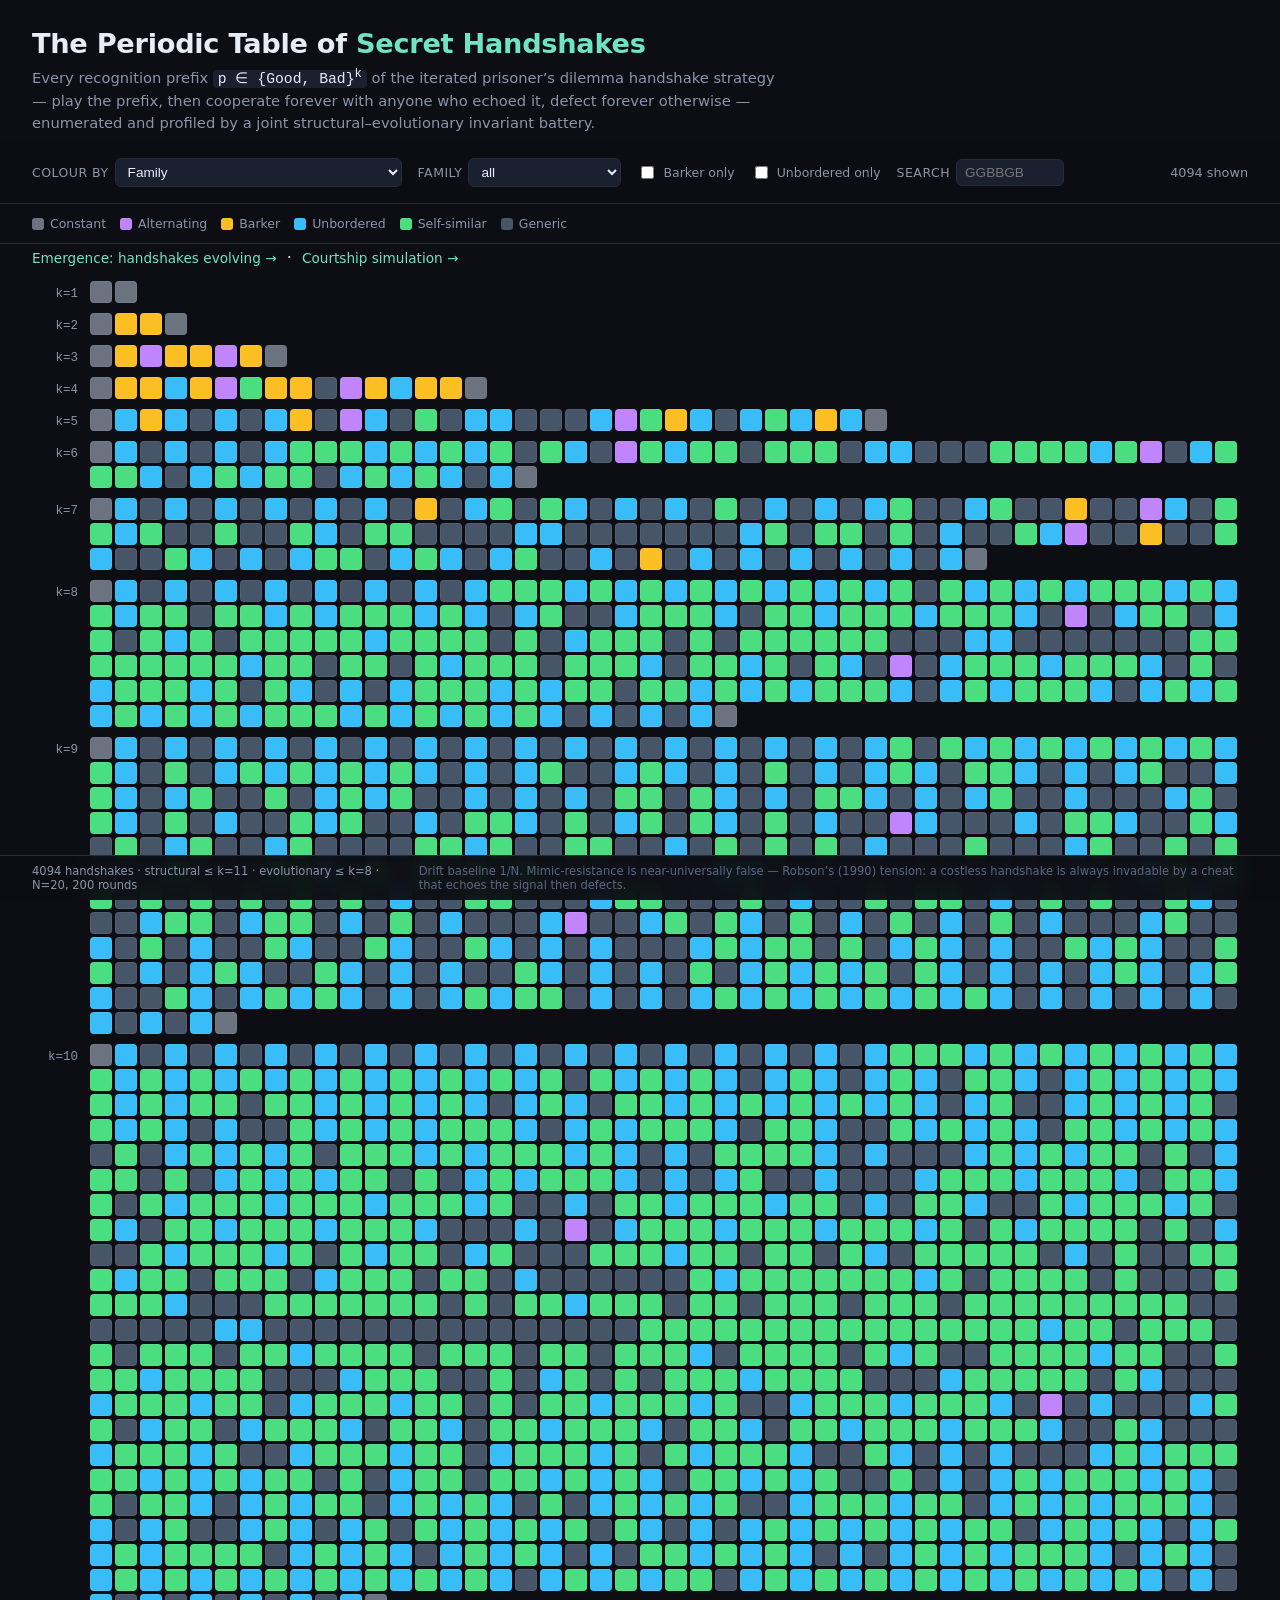
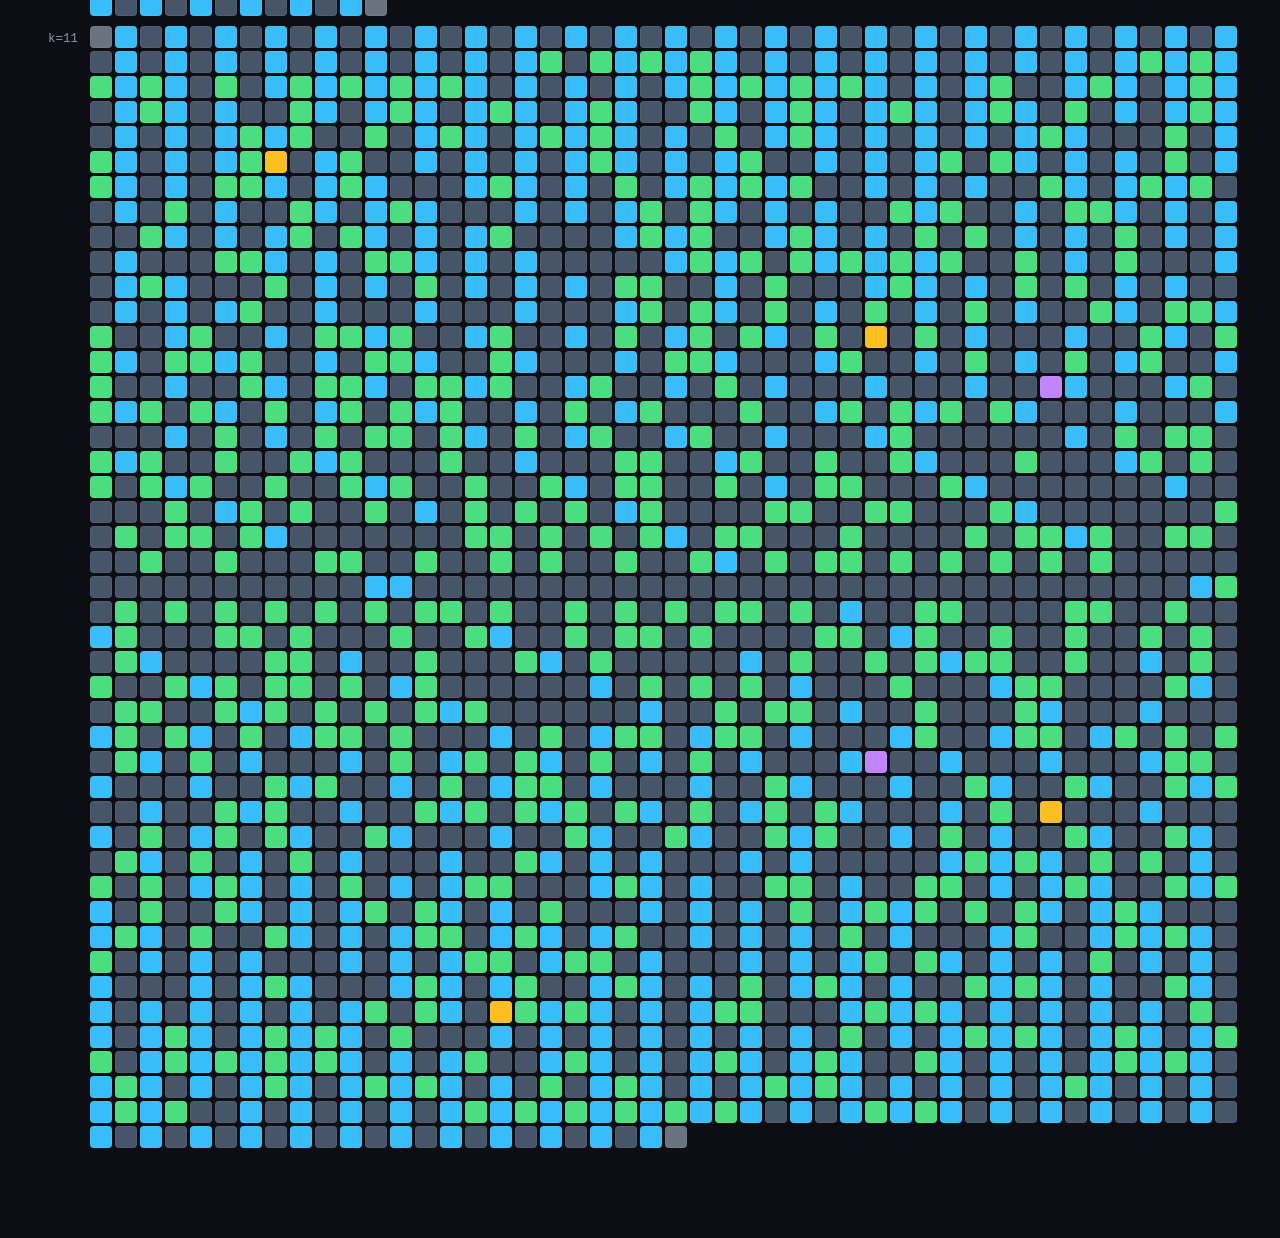
<file: web/index.html>
<!DOCTYPE html>
<html lang="en">
<head>
<meta charset="utf-8" />
<meta name="viewport" content="width=device-width, initial-scale=1" />
<title>The Periodic Table of Secret Handshakes</title>
<link rel="stylesheet" href="./style.css" />
</head>
<body>
<header>
  <div class="title">
    <h1>The Periodic Table of <span class="accent">Secret Handshakes</span></h1>
    <p class="sub">
      Every recognition prefix <code>p &isin; {Good, Bad}<sup>k</sup></code> of the
      iterated prisoner&rsquo;s dilemma handshake strategy &mdash; play the prefix, then
      cooperate forever with anyone who echoed it, defect forever otherwise &mdash;
      enumerated and profiled by a joint structural&ndash;evolutionary invariant battery.
    </p>
  </div>
</header>

<section class="controls">
  <label>Colour by
    <select id="metric">
      <option value="family">Family</option>
      <option value="min_automaton_states">Automaton size (Rubinstein complexity)</option>
      <option value="merit_factor">Merit factor (autocorrelation quality)</option>
      <option value="linear_complexity">Linear complexity</option>
      <option value="lz76">LZ76 compressibility</option>
      <option value="invade_alld">Invades defectors (fixation prob.)</option>
      <option value="mimic_fixation">Bled by mimics — unconditional (fixation)</option>
      <option value="mimic_fixation_grim">Bled by mimics — grim regime (fixation)</option>
    </select>
  </label>
  <label>Family
    <select id="familyFilter"><option value="">all</option></select>
  </label>
  <label class="check"><input type="checkbox" id="barkerOnly" /> Barker only</label>
  <label class="check"><input type="checkbox" id="unborderedOnly" /> Unbordered only</label>
  <label>Search <input id="search" type="text" placeholder="GGBBGB" size="10" /></label>
  <span id="count" class="count"></span>
</section>

<div id="legend" class="legend"></div>

<nav class="pagenav">
  <a href="./evolution.html">Emergence: handshakes evolving &rarr;</a> &nbsp;&middot;&nbsp;
  <a href="./courtship.html">Courtship simulation &rarr;</a>
</nav>

<main id="table" class="table"></main>

<aside id="detail" class="detail hidden"></aside>

<footer>
  <span id="meta"></span>
  <span class="note">Drift baseline 1/N. Mimic-resistance is near-universally false &mdash;
  Robson&rsquo;s (1990) tension: a costless handshake is always invadable by a cheat that
  echoes the signal then defects.</span>
</footer>

<script src="./play.js"></script>
<script src="./app.js"></script>
</body>
</html>
</file>
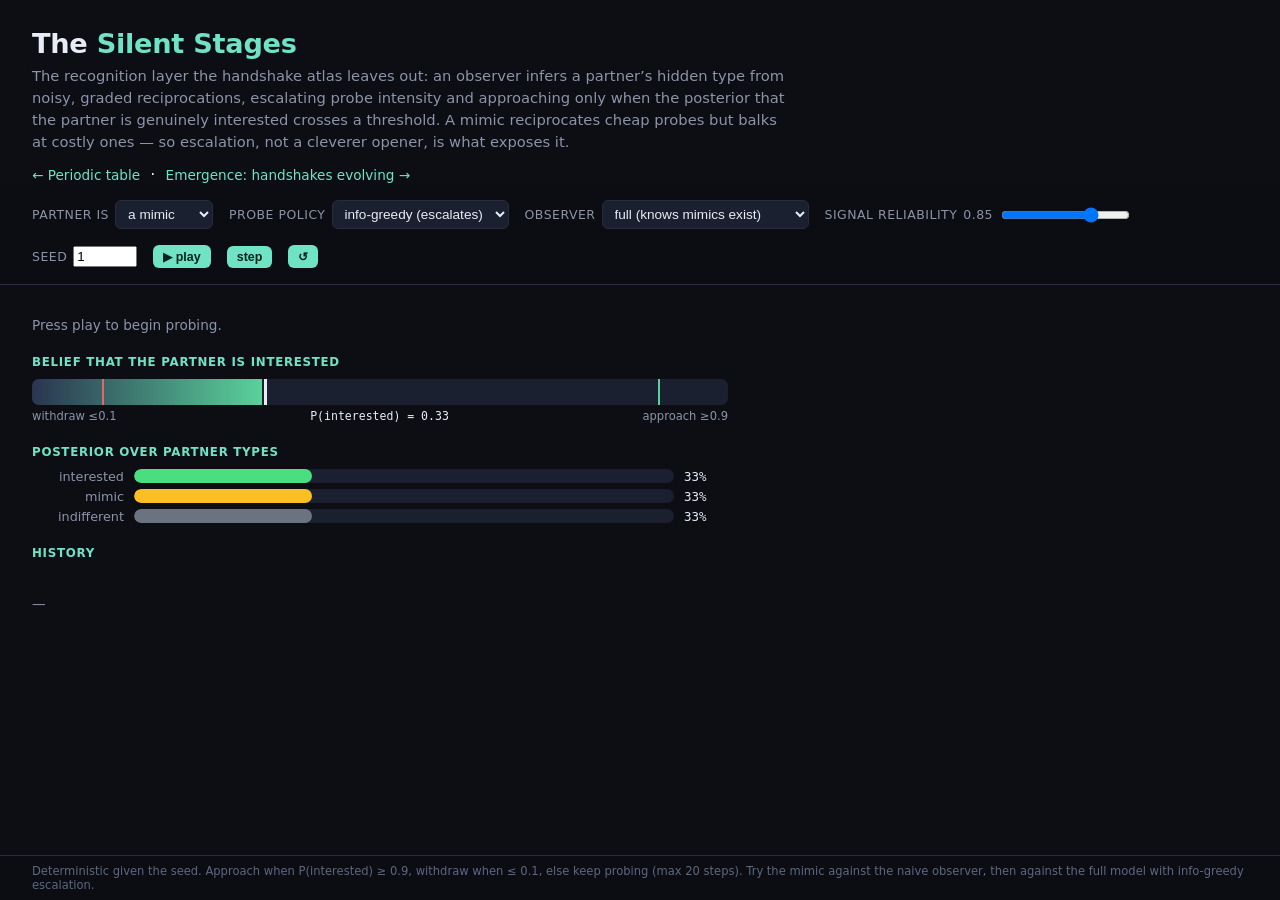
<file: web/courtship.html>
<!DOCTYPE html>
<html lang="en">
<head>
<meta charset="utf-8" />
<meta name="viewport" content="width=device-width, initial-scale=1" />
<title>Silent Stages — a sequential-Bayesian courtship simulation</title>
<link rel="stylesheet" href="./style.css" />
</head>
<body>
<header>
  <div class="title">
    <h1>The <span class="accent">Silent Stages</span></h1>
    <p class="sub">
      The recognition layer the handshake atlas leaves out: an observer infers a partner&rsquo;s
      hidden type from noisy, graded reciprocations, escalating probe intensity and
      approaching only when the posterior that the partner is genuinely interested crosses a
      threshold. A mimic reciprocates cheap probes but balks at costly ones &mdash; so
      escalation, not a cleverer opener, is what exposes it.
    </p>
  </div>
</header>

<nav class="pagenav">
  <a href="./index.html">&larr; Periodic table</a> &nbsp;&middot;&nbsp;
  <a href="./evolution.html">Emergence: handshakes evolving &rarr;</a>
</nav>

<section class="controls">
  <label>Partner is
    <select id="c-type">
      <option value="interested">interested</option>
      <option value="mimic" selected>a mimic</option>
      <option value="indifferent">indifferent</option>
    </select>
  </label>
  <label>Probe policy
    <select id="c-policy">
      <option value="info">info-greedy (escalates)</option>
      <option value="fixed">fixed cheap probe</option>
      <option value="ramp">ramp</option>
    </select>
  </label>
  <label>Observer
    <select id="c-model">
      <option value="full">full (knows mimics exist)</option>
      <option value="naive">naive (no mimic hypothesis)</option>
    </select>
  </label>
  <label>Signal reliability <span id="c-rel-val">0.85</span>
    <input id="c-rel" type="range" min="0.5" max="0.98" step="0.01" value="0.85" />
  </label>
  <label>Seed <input id="c-seed" type="number" value="1" min="1" style="width:64px" /></label>
  <button id="c-play" class="play-btn">&#9654; play</button>
  <button id="c-step" class="play-btn">step</button>
  <button id="c-reset" class="play-btn">&#8634;</button>
</section>

<main id="c-stage" class="c-stage"></main>

<footer>
  <span class="note">Deterministic given the seed. Approach when P(interested) &ge; 0.9,
  withdraw when &le; 0.1, else keep probing (max 20 steps). Try the mimic against the naive
  observer, then against the full model with info-greedy escalation.</span>
</footer>

<script src="./courtship.js"></script>
</body>
</html>
</file>
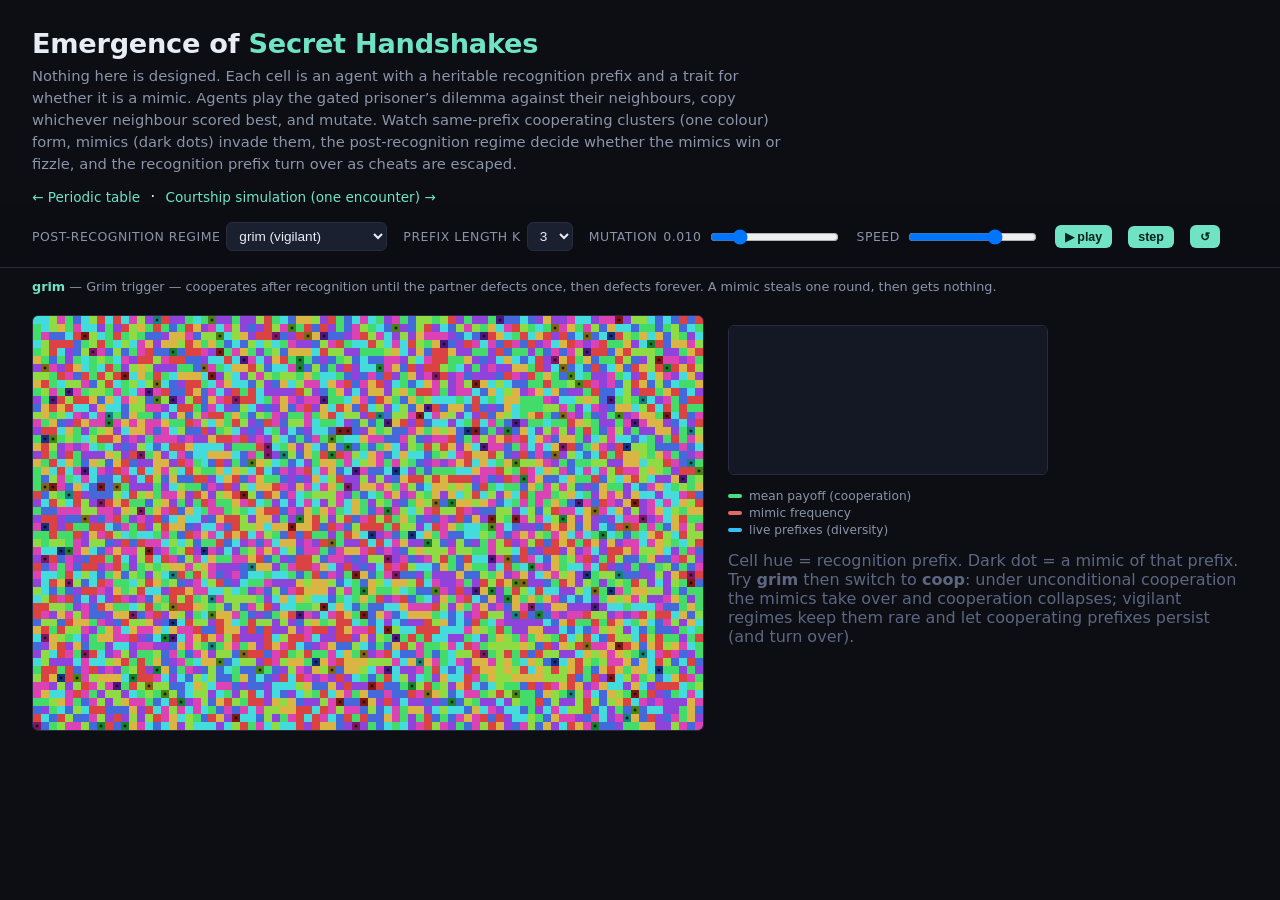
<file: web/evolution.html>
<!DOCTYPE html>
<html lang="en">
<head>
<meta charset="utf-8" />
<meta name="viewport" content="width=device-width, initial-scale=1" />
<title>Emergence — handshakes evolving in a spatial population</title>
<link rel="stylesheet" href="./style.css" />
</head>
<body>
<header>
  <div class="title">
    <h1>Emergence of <span class="accent">Secret Handshakes</span></h1>
    <p class="sub">
      Nothing here is designed. Each cell is an agent with a heritable recognition prefix
      and a trait for whether it is a mimic. Agents play the gated prisoner&rsquo;s dilemma
      against their neighbours, copy whichever neighbour scored best, and mutate. Watch
      same-prefix cooperating clusters (one colour) form, mimics (dark dots) invade them, the
      post-recognition regime decide whether the mimics win or fizzle, and the recognition
      prefix turn over as cheats are escaped.
    </p>
  </div>
</header>

<nav class="pagenav">
  <a href="./index.html">&larr; Periodic table</a> &nbsp;&middot;&nbsp;
  <a href="./courtship.html">Courtship simulation (one encounter) &rarr;</a>
</nav>

<section class="controls">
  <label>Post-recognition regime
    <select id="ev-regime">
      <option value="grim" selected>grim (vigilant)</option>
      <option value="coop">coop (unconditional)</option>
      <option value="tft">tit-for-tat</option>
    </select>
  </label>
  <label>Prefix length k
    <select id="ev-k">
      <option value="2">2</option>
      <option value="3" selected>3</option>
      <option value="4">4</option>
      <option value="5">5</option>
    </select>
  </label>
  <label>Mutation <span id="ev-mut-val">0.010</span>
    <input id="ev-mut" type="range" min="0" max="0.05" step="0.005" value="0.01" />
  </label>
  <label>Speed <input id="ev-speed" type="range" min="0" max="200" step="10" value="140" /></label>
  <button id="ev-play" class="play-btn">&#9654; play</button>
  <button id="ev-step" class="play-btn">step</button>
  <button id="ev-reset" class="play-btn">&#8634;</button>
</section>

<p id="ev-regime-desc" class="regime-desc"></p>

<main class="ev-stage">
  <canvas id="ev-grid" width="672" height="416"></canvas>
  <div class="ev-side">
    <p id="ev-stats" class="ev-stats"></p>
    <canvas id="ev-chart" width="320" height="150"></canvas>
    <ul class="ev-legend">
      <li><span class="sw" style="background:#4ade80"></span>mean payoff (cooperation)</li>
      <li><span class="sw" style="background:#e06a6a"></span>mimic frequency</li>
      <li><span class="sw" style="background:#38bdf8"></span>live prefixes (diversity)</li>
    </ul>
    <p class="note" style="margin-top:14px">
      Cell hue = recognition prefix. Dark dot = a mimic of that prefix. Try
      <b>grim</b> then switch to <b>coop</b>: under unconditional cooperation the mimics
      take over and cooperation collapses; vigilant regimes keep them rare and let
      cooperating prefixes persist (and turn over).
    </p>
  </div>
</main>

<script src="./play.js"></script>
<script src="./evolution.js"></script>
</body>
</html>
</file>
<file: web/style.css>
:root {
  --bg: #0c0e14;
  --panel: #141824;
  --panel-2: #1b2030;
  --ink: #e8ecf4;
  --muted: #8b94a8;
  --line: #262c3d;
  --accent: #6fe3c4;
  --good: #5ad19b;
  --bad: #e06a6a;

  --fam-Constant: #6b7280;
  --fam-Alternating: #c084fc;
  --fam-Barker: #fbbf24;
  --fam-Unbordered: #38bdf8;
  --fam-Self-similar: #4ade80;
  --fam-Generic: #475569;
}

* { box-sizing: border-box; }
html, body { margin: 0; background: var(--bg); color: var(--ink);
  font-family: ui-sans-serif, system-ui, -apple-system, "Segoe UI", sans-serif; }
code, .mono { font-family: ui-monospace, "SF Mono", "JetBrains Mono", Menlo, monospace; }

header { padding: 28px 32px 8px; }
h1 { font-size: 1.7rem; margin: 0 0 6px; font-weight: 650; letter-spacing: -0.01em; }
.accent { color: var(--accent); }
.sub { color: var(--muted); max-width: 760px; line-height: 1.5; margin: 0; font-size: 0.92rem; }
.sub code { color: var(--ink); background: var(--panel-2); padding: 1px 5px; border-radius: 4px; }

.controls { display: flex; flex-wrap: wrap; gap: 16px; align-items: center;
  padding: 16px 32px; border-bottom: 1px solid var(--line); position: sticky; top: 0;
  background: rgba(12,14,20,0.92); backdrop-filter: blur(8px); z-index: 5; }
.controls label { font-size: 0.78rem; color: var(--muted); display: flex; gap: 6px;
  align-items: center; text-transform: uppercase; letter-spacing: 0.04em; }
.controls select, .controls input[type=text] { background: var(--panel-2); color: var(--ink);
  border: 1px solid var(--line); border-radius: 6px; padding: 5px 8px; font-size: 0.85rem;
  text-transform: none; letter-spacing: 0; }
.controls .check { text-transform: none; letter-spacing: 0; }
.count { margin-left: auto; color: var(--muted); font-size: 0.8rem; }

.legend { display: flex; flex-wrap: wrap; gap: 14px; padding: 12px 32px; font-size: 0.78rem;
  color: var(--muted); border-bottom: 1px solid var(--line); }
.legend .chip { display: flex; align-items: center; gap: 6px; }
.legend .swatch { width: 12px; height: 12px; border-radius: 3px; display: inline-block; }
.legend .grad { width: 140px; height: 12px; border-radius: 3px;
  background: linear-gradient(90deg, #233, var(--accent)); }

.table { padding: 14px 32px 80px; }
.row { display: flex; align-items: flex-start; gap: 12px; margin-bottom: 10px; }
.row-label { width: 46px; flex: none; color: var(--muted); font-size: 0.78rem;
  padding-top: 6px; text-align: right; }
.row-cells { display: flex; flex-wrap: wrap; gap: 3px; }

.cell { width: 22px; height: 22px; border-radius: 4px; cursor: pointer;
  border: 1px solid rgba(255,255,255,0.06); transition: transform 0.08s ease;
  position: relative; }
.cell:hover { transform: scale(1.35); z-index: 3; border-color: var(--ink); }
.cell.dim { opacity: 0.12; pointer-events: none; }
.cell.selected { outline: 2px solid var(--accent); outline-offset: 1px; z-index: 2; }

.detail { position: fixed; right: 0; top: 0; height: 100vh; width: 340px; overflow-y: auto;
  background: var(--panel); border-left: 1px solid var(--line); padding: 24px; z-index: 20;
  box-shadow: -12px 0 32px rgba(0,0,0,0.4); }
.detail.hidden { display: none; }
.detail .close { position: absolute; right: 16px; top: 14px; cursor: pointer;
  color: var(--muted); font-size: 1.3rem; background: none; border: none; }
.detail h2 { font-family: ui-monospace, monospace; font-size: 1.5rem; margin: 0 0 2px;
  letter-spacing: 0.06em; }
.detail .pattern { display: flex; gap: 3px; margin: 10px 0 16px; }
.detail .bit { width: 20px; height: 20px; border-radius: 4px; font-size: 0.7rem;
  display: flex; align-items: center; justify-content: center; font-weight: 700; color: #061; }
.detail .bit.G { background: var(--good); }
.detail .bit.B { background: var(--bad); color: #fff; }
.detail .famtag { display: inline-block; padding: 2px 9px; border-radius: 20px;
  font-size: 0.72rem; font-weight: 650; margin-bottom: 14px; color: #061; }
.detail .desc { color: var(--muted); font-size: 0.82rem; line-height: 1.5; margin: 0 0 18px; }
.detail dl { display: grid; grid-template-columns: 1fr auto; gap: 6px 10px; margin: 0; }
.detail dt { color: var(--muted); font-size: 0.8rem; }
.detail dd { margin: 0; font-family: ui-monospace, monospace; font-size: 0.82rem;
  text-align: right; }
.detail dd.yes { color: var(--good); }
.detail dd.no { color: var(--muted); }
.detail h3 { font-size: 0.74rem; text-transform: uppercase; letter-spacing: 0.06em;
  color: var(--accent); margin: 20px 0 8px; border-top: 1px solid var(--line); padding-top: 14px; }
.spark { display: flex; align-items: flex-end; gap: 2px; height: 40px; margin-top: 6px; }
.spark .bar { flex: 1; background: var(--accent); min-height: 1px; border-radius: 1px; }
.spark .bar.neg { background: var(--bad); }

footer { position: fixed; bottom: 0; left: 0; right: 0; display: flex; gap: 18px;
  padding: 8px 32px; background: rgba(12,14,20,0.94); border-top: 1px solid var(--line);
  font-size: 0.72rem; color: var(--muted); backdrop-filter: blur(8px); }
.note { color: #5d6781; }

/* per-handshake play animation */
.play-controls { display: flex; gap: 8px; align-items: center; margin: 4px 0 10px; flex-wrap: wrap; }
.play-controls select { background: var(--panel-2); color: var(--ink); border: 1px solid var(--line);
  border-radius: 6px; padding: 4px 6px; font-size: 0.78rem; }
.play-btn { background: var(--accent); color: #04231c; border: none; border-radius: 6px;
  padding: 4px 10px; font-size: 0.78rem; font-weight: 650; cursor: pointer; }
.play-btn:hover { filter: brightness(1.1); }
.play-board { font-family: ui-monospace, monospace; overflow-x: auto; padding-bottom: 4px; }
.pc-row { display: flex; gap: 2px; align-items: center; margin-bottom: 2px; }
.pc-label { width: 38px; flex: none; color: var(--muted); font-size: 0.66rem; text-align: right;
  padding-right: 4px; }
.pc-num { width: 18px; flex: none; text-align: center; color: var(--muted); font-size: 0.6rem; }
.pc-num.pfx { color: var(--accent); }
.pc-cell { width: 18px; height: 18px; flex: none; border-radius: 3px; display: flex;
  align-items: center; justify-content: center; font-size: 0.62rem; font-weight: 700;
  color: #04231c; transition: background 0.2s; }
.pc-cell.C { background: var(--good); }
.pc-cell.D { background: var(--bad); color: #fff; }
.pc-cell.empty { background: var(--panel-2); }
.pc-cell.pfx { box-shadow: inset 0 -2px 0 var(--accent); }
.pc-head .pc-cell, .pc-head { height: auto; }
.pc-foot { font-size: 0.72rem; color: var(--muted); margin-top: 6px; }
.pc-foot b { color: var(--ink); }
.play-caption { font-size: 0.78rem; color: var(--muted); line-height: 1.45; min-height: 2.4em;
  margin: 8px 0 4px; }
.pagenav { padding: 4px 32px 0; }
.pagenav a { color: var(--accent); text-decoration: none; font-size: 0.85rem; }
.pagenav a:hover { text-decoration: underline; }

/* courtship simulation page */
.c-stage { padding: 18px 32px 90px; max-width: 760px; }
.c-stage h3 { font-size: 0.74rem; text-transform: uppercase; letter-spacing: 0.06em;
  color: var(--accent); margin: 22px 0 10px; }
.c-muted { color: var(--muted); font-size: 0.85rem; }
.c-step { font-size: 0.85rem; margin: 6px 0 0; }
.recip { font-weight: 650; }
.recip.yes { color: var(--good); }
.recip.no { color: var(--bad); }
.cbar { display: flex; align-items: center; gap: 10px; margin: 5px 0; }
.cbar-lab { width: 92px; flex: none; font-size: 0.8rem; color: var(--muted); text-align: right; }
.cbar-track { flex: 1; height: 14px; background: var(--panel-2); border-radius: 7px; overflow: hidden; }
.cbar-fill { display: block; height: 100%; border-radius: 7px; transition: width 0.4s ease; }
.cbar-val { width: 44px; flex: none; font-family: ui-monospace, monospace; font-size: 0.78rem; }
.belief { position: relative; height: 26px; background: var(--panel-2); border-radius: 7px;
  overflow: hidden; }
.belief-fill { position: absolute; left: 0; top: 0; height: 100%;
  background: linear-gradient(90deg, #2a3550, var(--good)); transition: width 0.4s ease; }
.belief .thr { position: absolute; top: -3px; height: 32px; width: 2px; }
.belief .thr.hi { background: var(--good); }
.belief .thr.lo { background: var(--bad); }
.belief-marker { position: absolute; top: -4px; height: 34px; width: 3px; background: var(--ink);
  transition: left 0.4s ease; }
.belief-labels { display: flex; justify-content: space-between; font-size: 0.72rem;
  color: var(--muted); margin-top: 4px; }
.belief-labels span:nth-child(2) { color: var(--ink); font-family: ui-monospace, monospace; }
.hstrip { display: flex; gap: 3px; align-items: flex-end; min-height: 42px; }
.hcell { width: 12px; border-radius: 2px 2px 0 0; }
.hcell.yes { background: var(--good); }
.hcell.no { background: var(--bad); }
.decision { margin-top: 22px; padding: 12px 16px; border-radius: 8px; font-weight: 700;
  font-size: 1rem; letter-spacing: 0.02em; }
.decision.approach { background: rgba(74,222,128,0.15); color: var(--good);
  border: 1px solid var(--good); }
.decision.withdraw { background: rgba(224,106,106,0.12); color: var(--bad);
  border: 1px solid var(--bad); }
.decision b { text-transform: capitalize; }

/* emergence (spatial evolution) page */
.ev-stage { display: flex; gap: 24px; flex-wrap: wrap; padding: 18px 32px 80px; align-items: flex-start; }
#ev-grid { border: 1px solid var(--line); border-radius: 6px; image-rendering: pixelated;
  background: var(--panel); width: 672px; height: 416px; max-width: 100%; }
.ev-side { flex: 1; min-width: 280px; }
.ev-stats { font-size: 0.85rem; color: var(--muted); margin: 0 0 10px; font-family: ui-monospace, monospace; }
.ev-stats b { font-family: ui-sans-serif, system-ui, sans-serif; }
#ev-chart { border: 1px solid var(--line); border-radius: 6px; width: 320px; height: 150px; max-width: 100%; }
.ev-legend { list-style: none; padding: 0; margin: 10px 0 0; font-size: 0.76rem; color: var(--muted); }
.ev-legend li { display: flex; align-items: center; gap: 7px; margin: 3px 0; }
.ev-legend .sw { width: 14px; height: 4px; border-radius: 2px; display: inline-block; }

/* shared regime description line (atlas play animation + emergence page) */
.regime-desc { font-size: 0.8rem; color: var(--muted); line-height: 1.45; margin: 2px 0 0;
  border-left: 2px solid var(--accent); padding-left: 10px; }
.regime-desc b { color: var(--accent); text-transform: none; }
.ev-stage + .regime-desc, section + .regime-desc { padding: 8px 32px 0; border-left: none; }

.tooltip { position: fixed; pointer-events: none; background: #000; color: var(--ink);
  border: 1px solid var(--line); border-radius: 6px; padding: 6px 9px; font-size: 0.74rem;
  font-family: ui-monospace, monospace; z-index: 50; white-space: nowrap; opacity: 0;
  transition: opacity 0.08s; }
</file>
